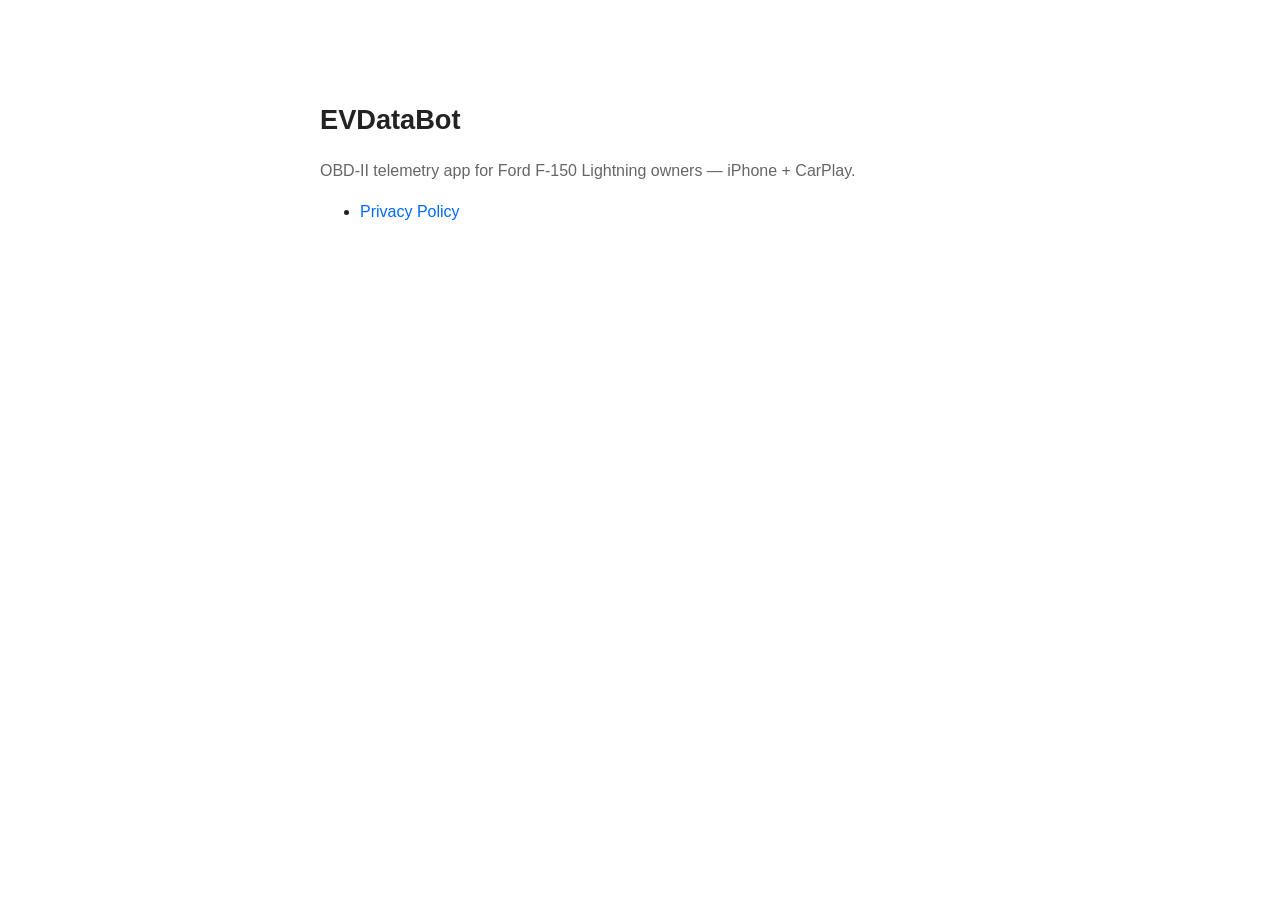
<file: index.html>
<!DOCTYPE html>
<html lang="en">
<head>
<meta charset="UTF-8">
<meta name="viewport" content="width=device-width, initial-scale=1.0">
<title>EVDataBot</title>
<style>
body { font-family: -apple-system, BlinkMacSystemFont, "Segoe UI", Roboto, sans-serif; max-width: 640px; margin: 60px auto; padding: 20px; color: #222; line-height: 1.6; }
h1 { font-size: 1.7em; margin-bottom: 0.2em; }
.muted { color: #666; }
a { color: #006aff; text-decoration: none; }
a:hover { text-decoration: underline; }
</style>
</head>
<body>
<h1>EVDataBot</h1>
<p class="muted">OBD-II telemetry app for Ford F-150 Lightning owners — iPhone + CarPlay.</p>
<ul>
<li><a href="privacy/">Privacy Policy</a></li>
</ul>
</body>
</html>
</file>
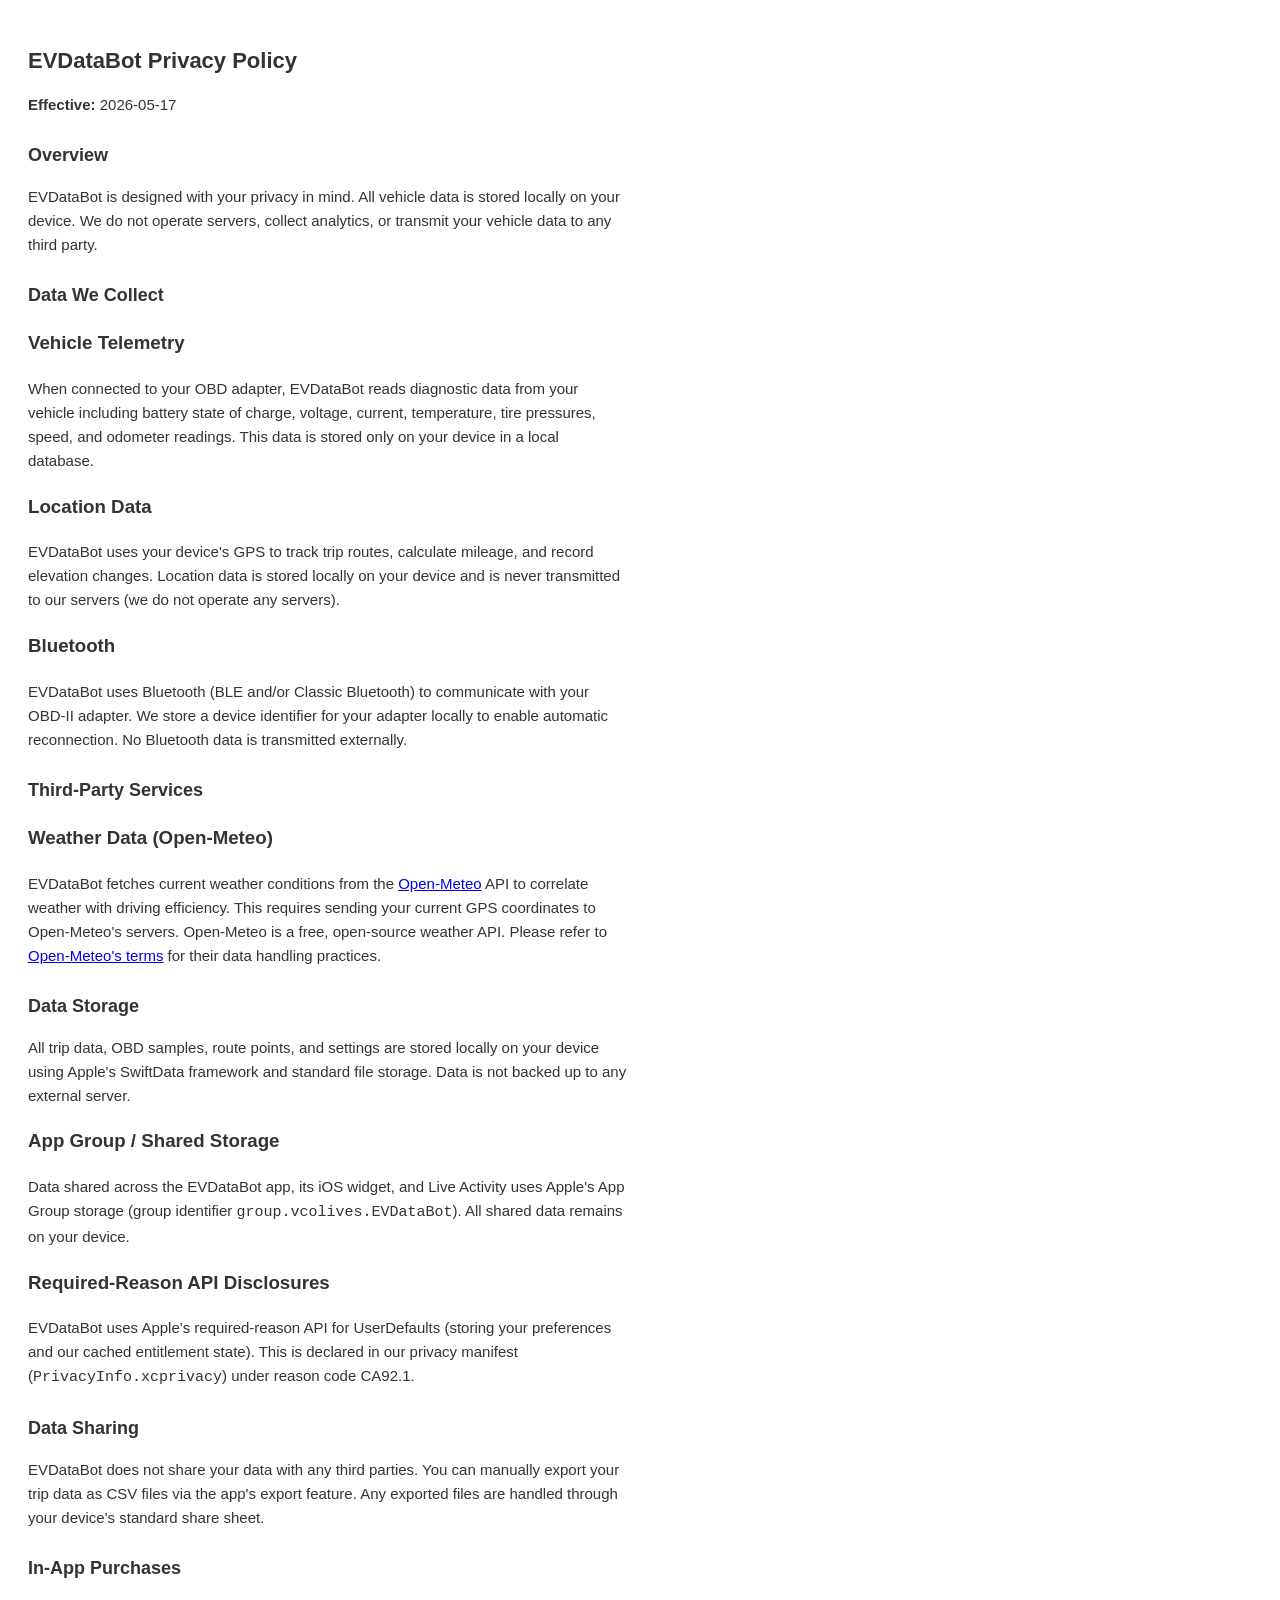
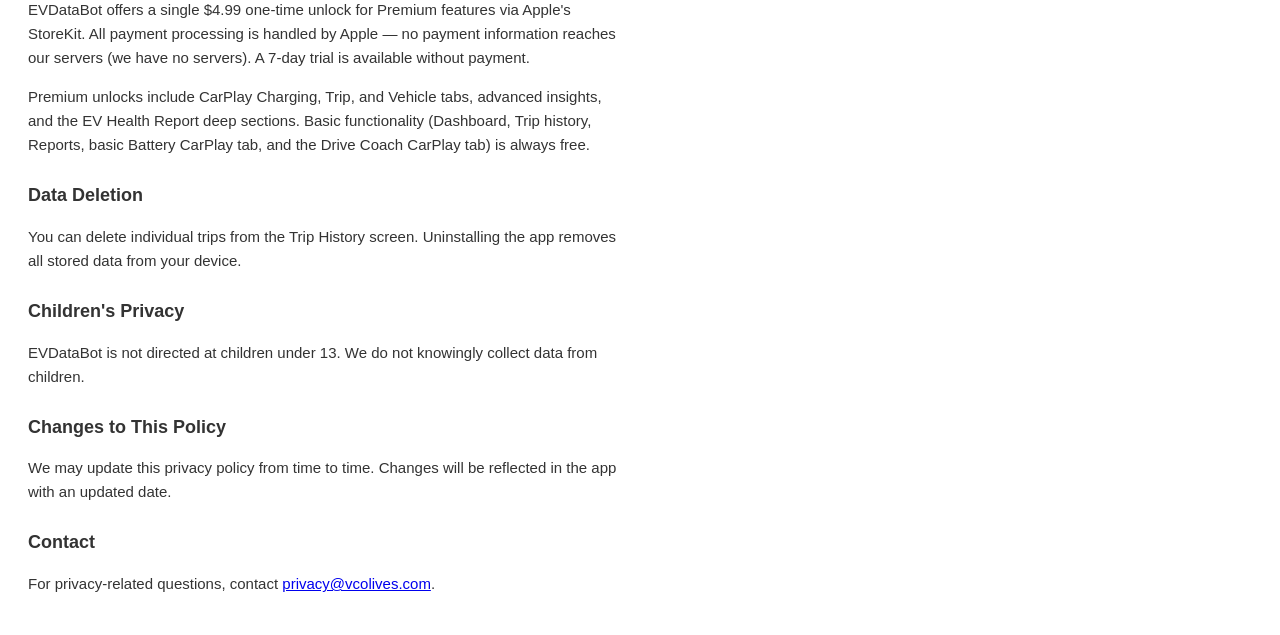
<file: privacy/index.html>
<!DOCTYPE html>
<html lang="en">
<head>
<meta charset="UTF-8">
<meta name="viewport" content="width=device-width, initial-scale=1.0">
<title>EVDataBot Privacy Policy</title>
<style>
  body { font-family: -apple-system, sans-serif; padding: 20px; line-height: 1.6; color: #333; max-width: 600px; }
  h1 { font-size: 22px; }
  h2 { font-size: 18px; margin-top: 24px; }
  p, li { font-size: 15px; }
  .updated { color: #888; font-size: 13px; }
</style>
</head>
<body>

<h1>EVDataBot Privacy Policy</h1>
<p><strong>Effective:</strong> 2026-05-17</p>

<h2>Overview</h2>
<p>EVDataBot is designed with your privacy in mind. All vehicle data is stored locally on your device. We do not operate servers, collect analytics, or transmit your vehicle data to any third party.</p>

<h2>Data We Collect</h2>

<h3>Vehicle Telemetry</h3>
<p>When connected to your OBD adapter, EVDataBot reads diagnostic data from your vehicle including battery state of charge, voltage, current, temperature, tire pressures, speed, and odometer readings. This data is stored only on your device in a local database.</p>

<h3>Location Data</h3>
<p>EVDataBot uses your device's GPS to track trip routes, calculate mileage, and record elevation changes. Location data is stored locally on your device and is never transmitted to our servers (we do not operate any servers).</p>

<h3>Bluetooth</h3>
<p>EVDataBot uses Bluetooth (BLE and/or Classic Bluetooth) to communicate with your OBD-II adapter. We store a device identifier for your adapter locally to enable automatic reconnection. No Bluetooth data is transmitted externally.</p>

<h2>Third-Party Services</h2>

<h3>Weather Data (Open-Meteo)</h3>
<p>EVDataBot fetches current weather conditions from the <a href="https://open-meteo.com/">Open-Meteo</a> API to correlate weather with driving efficiency. This requires sending your current GPS coordinates to Open-Meteo's servers. Open-Meteo is a free, open-source weather API. Please refer to <a href="https://open-meteo.com/en/terms">Open-Meteo's terms</a> for their data handling practices.</p>

<h2>Data Storage</h2>
<p>All trip data, OBD samples, route points, and settings are stored locally on your device using Apple's SwiftData framework and standard file storage. Data is not backed up to any external server.</p>

<h3>App Group / Shared Storage</h3>
<p>Data shared across the EVDataBot app, its iOS widget, and Live Activity uses Apple's App Group storage (group identifier <code>group.vcolives.EVDataBot</code>). All shared data remains on your device.</p>

<h3>Required-Reason API Disclosures</h3>
<p>EVDataBot uses Apple's required-reason API for UserDefaults (storing your preferences and our cached entitlement state). This is declared in our privacy manifest (<code>PrivacyInfo.xcprivacy</code>) under reason code CA92.1.</p>

<h2>Data Sharing</h2>
<p>EVDataBot does not share your data with any third parties. You can manually export your trip data as CSV files via the app's export feature. Any exported files are handled through your device's standard share sheet.</p>

<h2>In-App Purchases</h2>
<p>EVDataBot offers a single $4.99 one-time unlock for Premium features via Apple's StoreKit. All payment processing is handled by Apple — no payment information reaches our servers (we have no servers). A 7-day trial is available without payment.</p>
<p>Premium unlocks include CarPlay Charging, Trip, and Vehicle tabs, advanced insights, and the EV Health Report deep sections. Basic functionality (Dashboard, Trip history, Reports, basic Battery CarPlay tab, and the Drive Coach CarPlay tab) is always free.</p>

<h2>Data Deletion</h2>
<p>You can delete individual trips from the Trip History screen. Uninstalling the app removes all stored data from your device.</p>

<h2>Children's Privacy</h2>
<p>EVDataBot is not directed at children under 13. We do not knowingly collect data from children.</p>

<h2>Changes to This Policy</h2>
<p>We may update this privacy policy from time to time. Changes will be reflected in the app with an updated date.</p>

<h2>Contact</h2>
<p>For privacy-related questions, contact <a href="mailto:privacy@vcolives.com">privacy@vcolives.com</a>.</p>

</body>
</html>
</file>
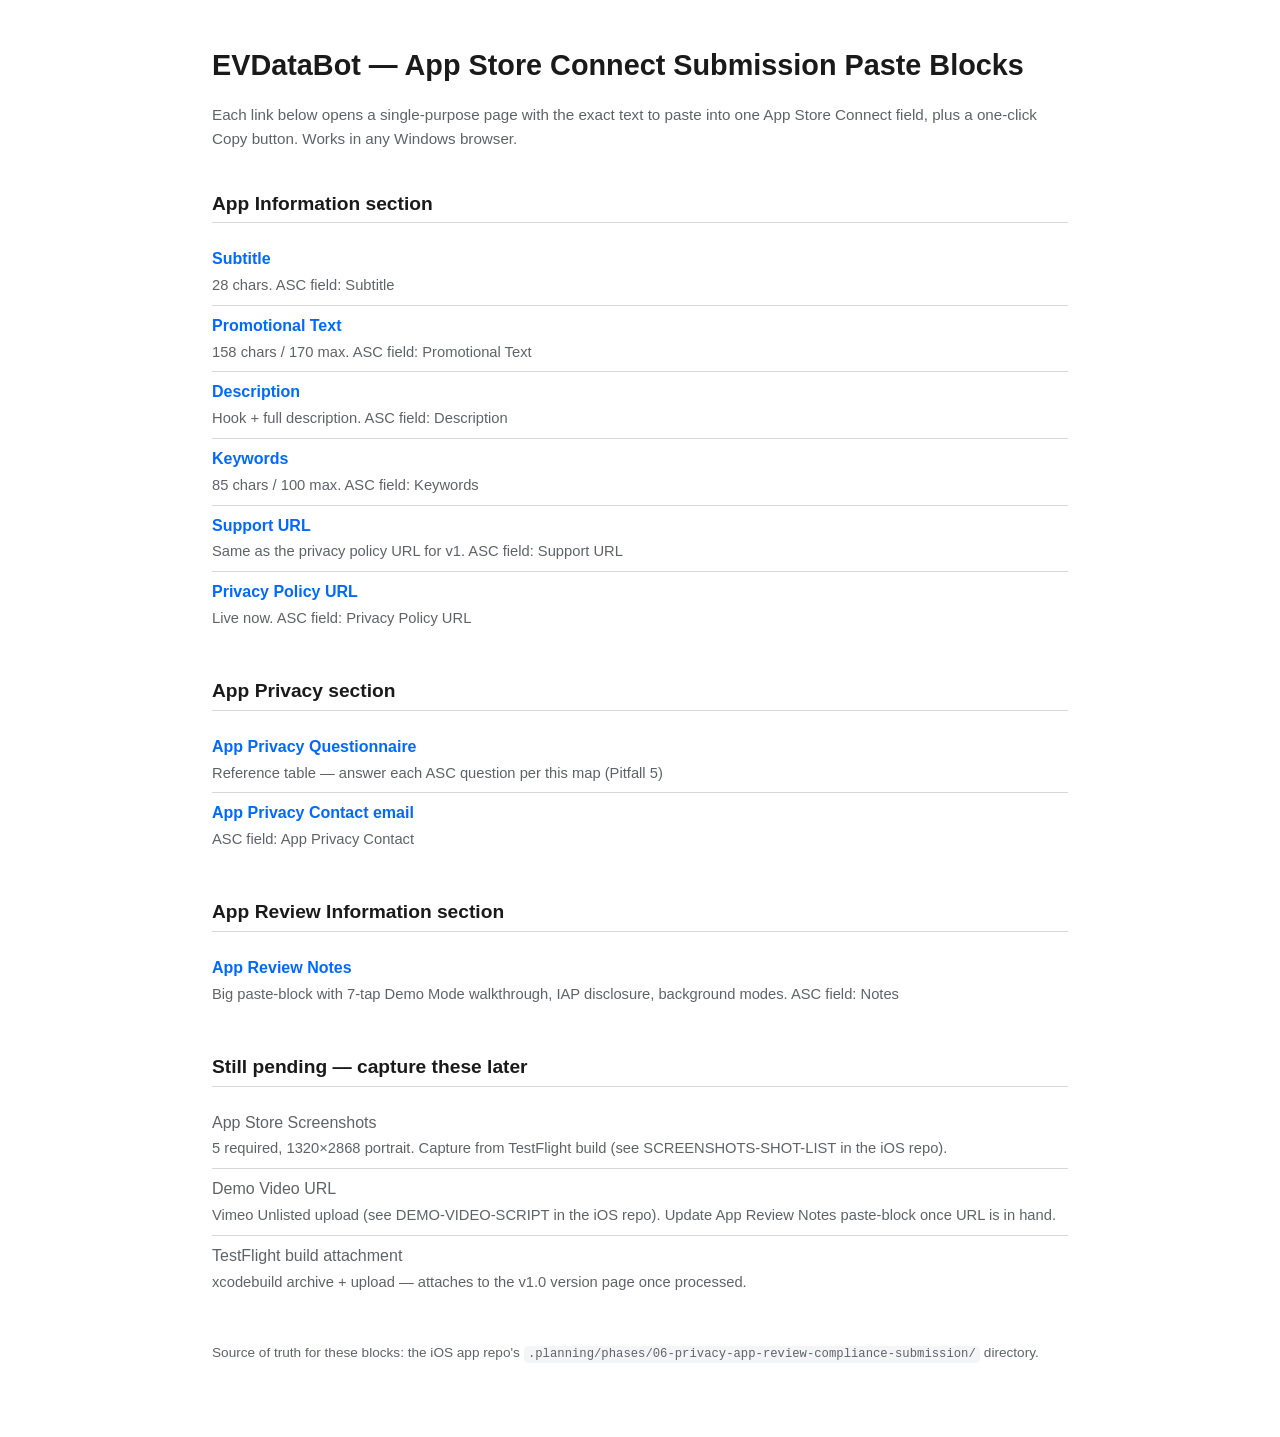
<file: submission/index.html>
<!DOCTYPE html>
<html lang="en">
<head>
<meta charset="UTF-8">
<meta name="viewport" content="width=device-width, initial-scale=1.0">
<title>EVDataBot — ASC Paste Blocks</title>
<link rel="stylesheet" href="_copyblock.css">
</head>
<body>

<h1>EVDataBot — App Store Connect Submission Paste Blocks</h1>
<p class="note">Each link below opens a single-purpose page with the exact text to paste into one App Store Connect field, plus a one-click Copy button. Works in any Windows browser.</p>

<h2>App Information section</h2>
<ul class="checklist">
  <li><a href="subtitle.html">Subtitle</a><span class="desc">28 chars. ASC field: Subtitle</span></li>
  <li><a href="promotional-text.html">Promotional Text</a><span class="desc">158 chars / 170 max. ASC field: Promotional Text</span></li>
  <li><a href="description.html">Description</a><span class="desc">Hook + full description. ASC field: Description</span></li>
  <li><a href="keywords.html">Keywords</a><span class="desc">85 chars / 100 max. ASC field: Keywords</span></li>
  <li><a href="support-url.html">Support URL</a><span class="desc">Same as the privacy policy URL for v1. ASC field: Support URL</span></li>
  <li><a href="privacy-policy-url.html">Privacy Policy URL</a><span class="desc">Live now. ASC field: Privacy Policy URL</span></li>
</ul>

<h2>App Privacy section</h2>
<ul class="checklist">
  <li><a href="app-privacy-questionnaire.html">App Privacy Questionnaire</a><span class="desc">Reference table — answer each ASC question per this map (Pitfall 5)</span></li>
  <li><a href="app-privacy-contact.html">App Privacy Contact email</a><span class="desc">ASC field: App Privacy Contact</span></li>
</ul>

<h2>App Review Information section</h2>
<ul class="checklist">
  <li><a href="app-review-notes.html">App Review Notes</a><span class="desc">Big paste-block with 7-tap Demo Mode walkthrough, IAP disclosure, background modes. ASC field: Notes</span></li>
</ul>

<h2>Still pending — capture these later</h2>
<ul class="checklist">
  <li><span style="color: var(--muted);">App Store Screenshots</span><span class="desc">5 required, 1320×2868 portrait. Capture from TestFlight build (see SCREENSHOTS-SHOT-LIST in the iOS repo).</span></li>
  <li><span style="color: var(--muted);">Demo Video URL</span><span class="desc">Vimeo Unlisted upload (see DEMO-VIDEO-SCRIPT in the iOS repo). Update App Review Notes paste-block once URL is in hand.</span></li>
  <li><span style="color: var(--muted);">TestFlight build attachment</span><span class="desc">xcodebuild archive + upload — attaches to the v1.0 version page once processed.</span></li>
</ul>

<p class="meta" style="margin-top: 3em;">
Source of truth for these blocks: the iOS app repo's <code>.planning/phases/06-privacy-app-review-compliance-submission/</code> directory.
</p>

</body>
</html>
</file>
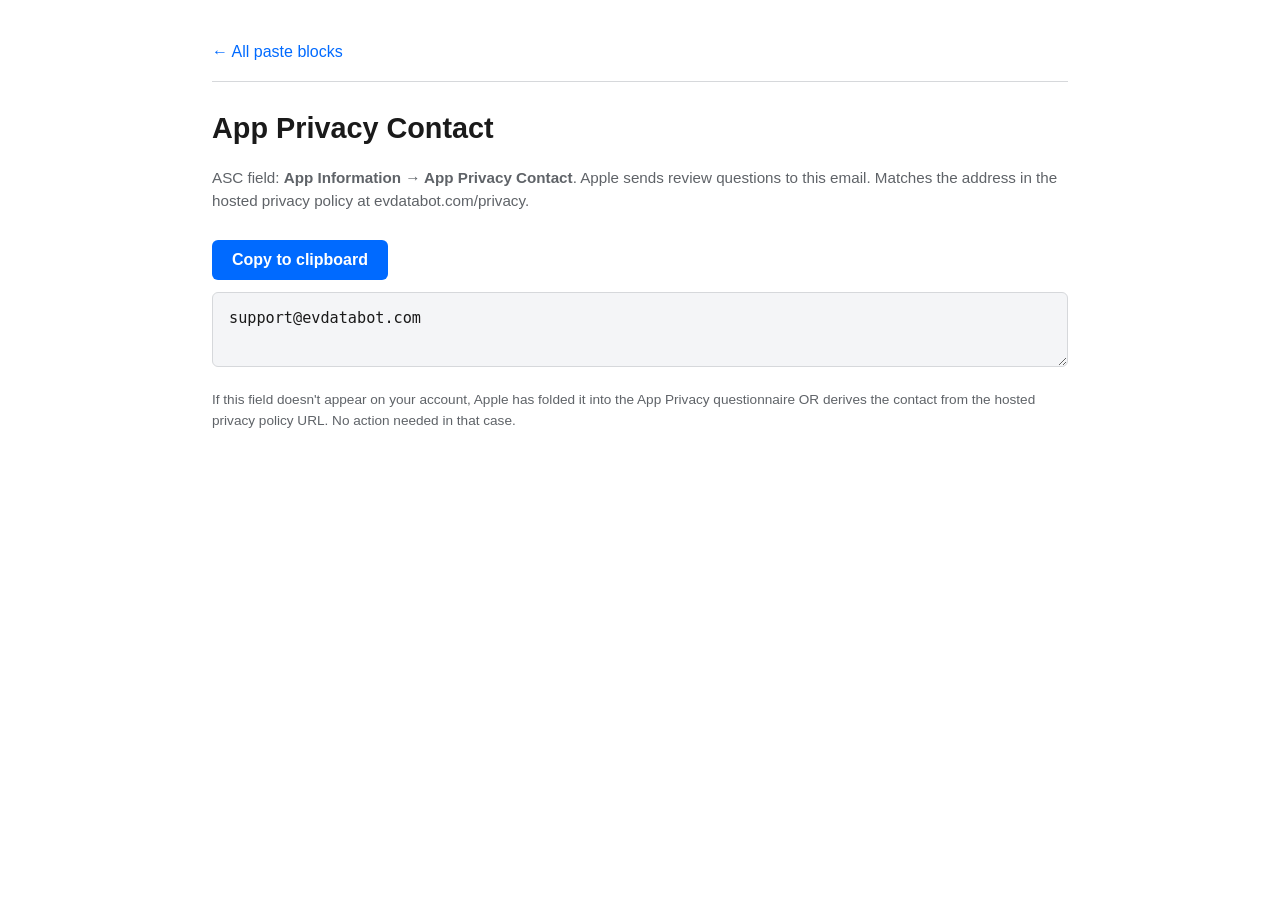
<file: submission/app-privacy-contact.html>
<!DOCTYPE html>
<html lang="en">
<head>
<meta charset="UTF-8">
<meta name="viewport" content="width=device-width, initial-scale=1.0">
<title>App Privacy Contact — ASC Paste</title>
<link rel="stylesheet" href="_copyblock.css">
<script defer src="_copy.js"></script>
</head>
<body>
<div class="nav"><a href="index.html">← All paste blocks</a></div>
<h1>App Privacy Contact</h1>
<p class="note">ASC field: <strong>App Information → App Privacy Contact</strong>. Apple sends review questions to this email. Matches the address in the hosted privacy policy at evdatabot.com/privacy.</p>

<button class="copy" data-target="block" onclick="copyBlock(this)">Copy to clipboard</button>
<textarea id="block" class="short" readonly>support@evdatabot.com</textarea>

<p class="meta">If this field doesn't appear on your account, Apple has folded it into the App Privacy questionnaire OR derives the contact from the hosted privacy policy URL. No action needed in that case.</p>
</body>
</html>
</file>
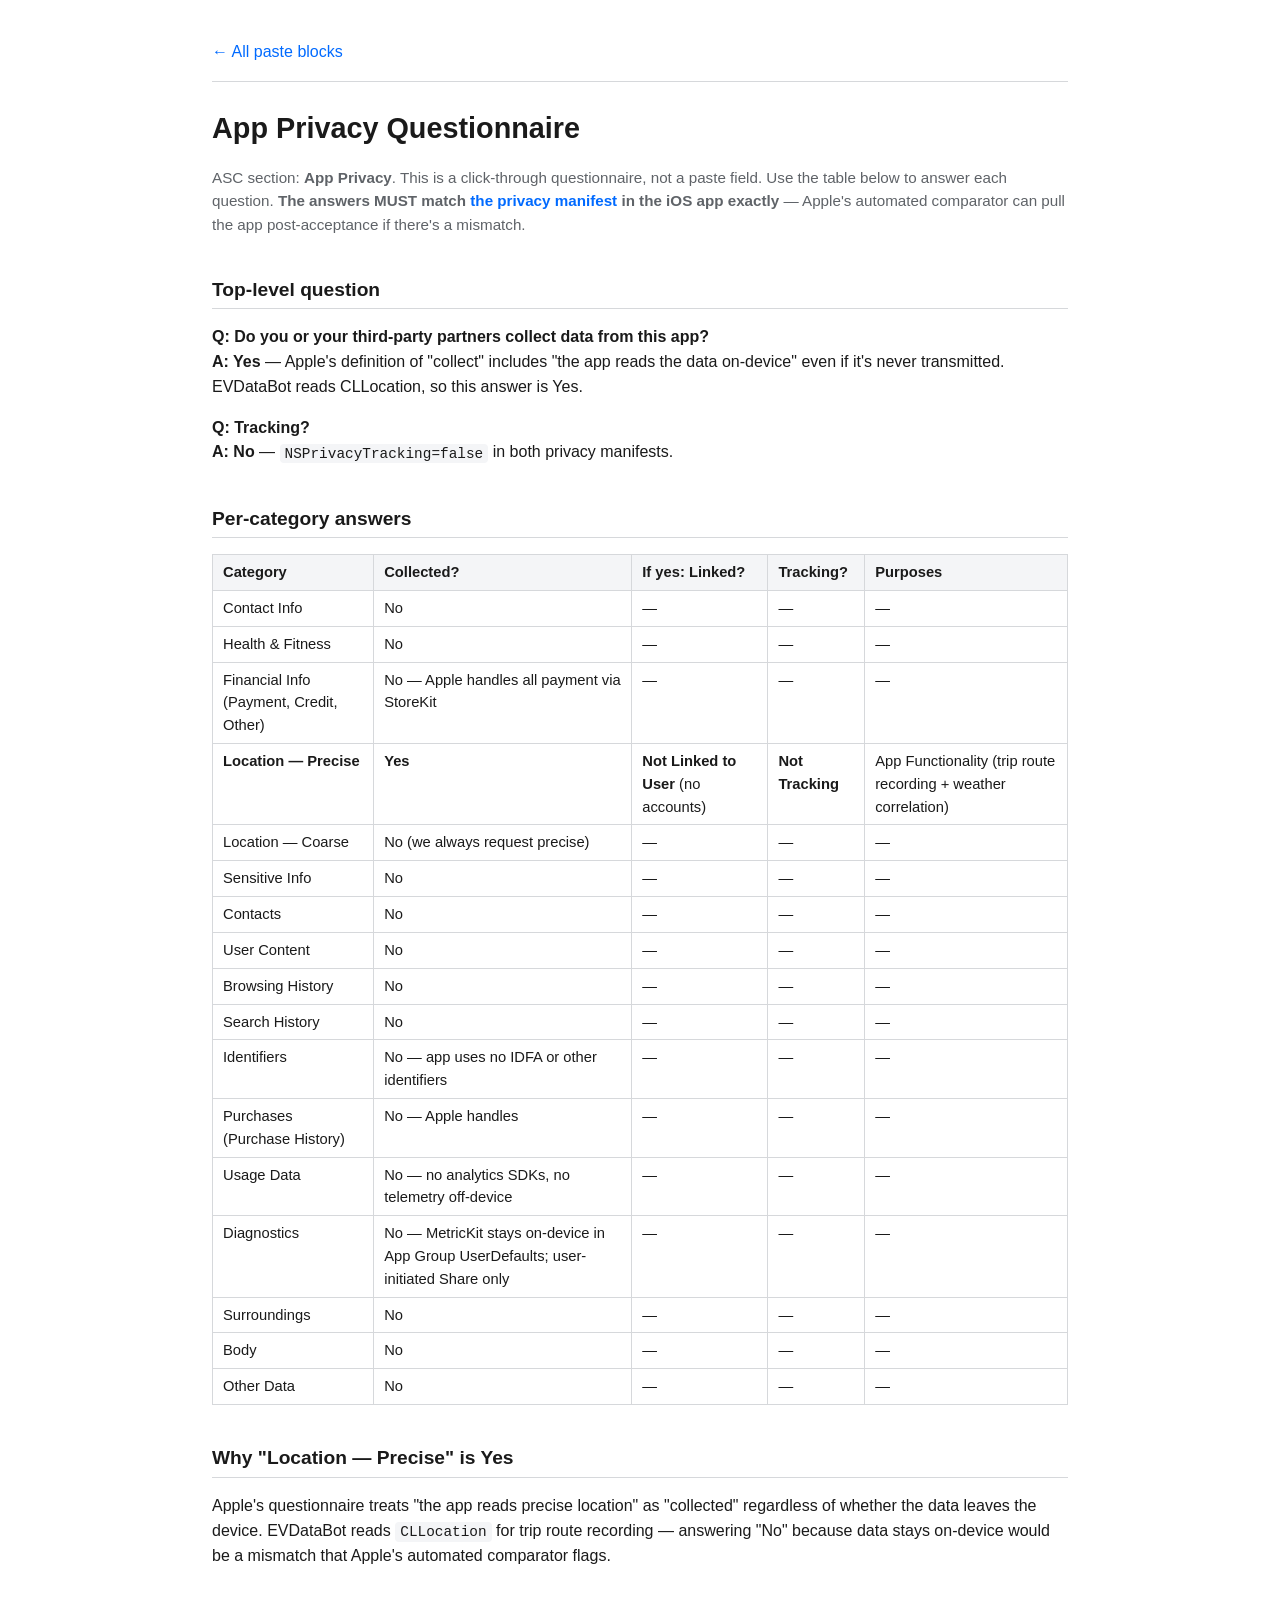
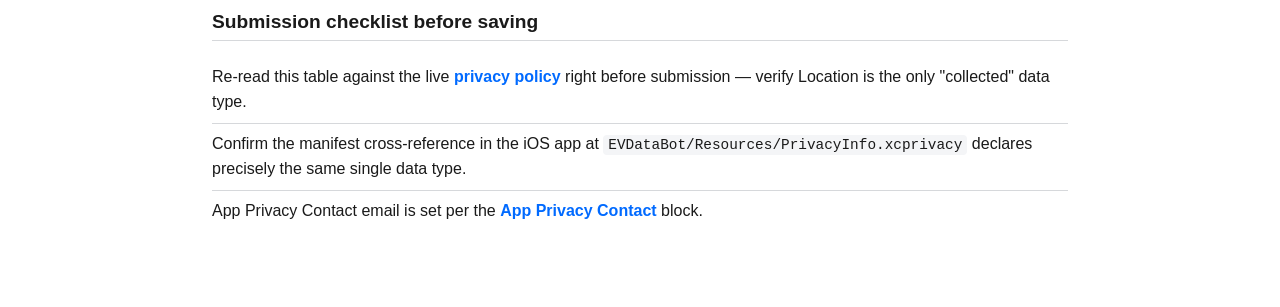
<file: submission/app-privacy-questionnaire.html>
<!DOCTYPE html>
<html lang="en">
<head>
<meta charset="UTF-8">
<meta name="viewport" content="width=device-width, initial-scale=1.0">
<title>App Privacy Questionnaire — Reference</title>
<link rel="stylesheet" href="_copyblock.css">
</head>
<body>
<div class="nav"><a href="index.html">← All paste blocks</a></div>
<h1>App Privacy Questionnaire</h1>
<p class="note">ASC section: <strong>App Privacy</strong>. This is a click-through questionnaire, not a paste field. Use the table below to answer each question. <strong>The answers MUST match <a href="https://evdatabot.com/privacy">the privacy manifest</a> in the iOS app exactly</strong> — Apple's automated comparator can pull the app post-acceptance if there's a mismatch.</p>

<h2>Top-level question</h2>
<p><strong>Q: Do you or your third-party partners collect data from this app?</strong><br>
<strong>A: Yes</strong> — Apple's definition of "collect" includes "the app reads the data on-device" even if it's never transmitted. EVDataBot reads CLLocation, so this answer is Yes.</p>

<p><strong>Q: Tracking?</strong><br>
<strong>A: No</strong> — <code>NSPrivacyTracking=false</code> in both privacy manifests.</p>

<h2>Per-category answers</h2>
<table>
<thead>
<tr><th>Category</th><th>Collected?</th><th>If yes: Linked?</th><th>Tracking?</th><th>Purposes</th></tr>
</thead>
<tbody>
<tr><td>Contact Info</td><td>No</td><td>—</td><td>—</td><td>—</td></tr>
<tr><td>Health &amp; Fitness</td><td>No</td><td>—</td><td>—</td><td>—</td></tr>
<tr><td>Financial Info (Payment, Credit, Other)</td><td>No — Apple handles all payment via StoreKit</td><td>—</td><td>—</td><td>—</td></tr>
<tr><td><strong>Location — Precise</strong></td><td><strong>Yes</strong></td><td><strong>Not Linked to User</strong> (no accounts)</td><td><strong>Not Tracking</strong></td><td>App Functionality (trip route recording + weather correlation)</td></tr>
<tr><td>Location — Coarse</td><td>No (we always request precise)</td><td>—</td><td>—</td><td>—</td></tr>
<tr><td>Sensitive Info</td><td>No</td><td>—</td><td>—</td><td>—</td></tr>
<tr><td>Contacts</td><td>No</td><td>—</td><td>—</td><td>—</td></tr>
<tr><td>User Content</td><td>No</td><td>—</td><td>—</td><td>—</td></tr>
<tr><td>Browsing History</td><td>No</td><td>—</td><td>—</td><td>—</td></tr>
<tr><td>Search History</td><td>No</td><td>—</td><td>—</td><td>—</td></tr>
<tr><td>Identifiers</td><td>No — app uses no IDFA or other identifiers</td><td>—</td><td>—</td><td>—</td></tr>
<tr><td>Purchases (Purchase History)</td><td>No — Apple handles</td><td>—</td><td>—</td><td>—</td></tr>
<tr><td>Usage Data</td><td>No — no analytics SDKs, no telemetry off-device</td><td>—</td><td>—</td><td>—</td></tr>
<tr><td>Diagnostics</td><td>No — MetricKit stays on-device in App Group UserDefaults; user-initiated Share only</td><td>—</td><td>—</td><td>—</td></tr>
<tr><td>Surroundings</td><td>No</td><td>—</td><td>—</td><td>—</td></tr>
<tr><td>Body</td><td>No</td><td>—</td><td>—</td><td>—</td></tr>
<tr><td>Other Data</td><td>No</td><td>—</td><td>—</td><td>—</td></tr>
</tbody>
</table>

<h2>Why "Location — Precise" is Yes</h2>
<p>Apple's questionnaire treats "the app reads precise location" as "collected" regardless of whether the data leaves the device. EVDataBot reads <code>CLLocation</code> for trip route recording — answering "No" because data stays on-device would be a mismatch that Apple's automated comparator flags.</p>

<h2>Submission checklist before saving</h2>
<ul class="checklist">
  <li>Re-read this table against the live <a href="https://evdatabot.com/privacy">privacy policy</a> right before submission — verify Location is the only "collected" data type.</li>
  <li>Confirm the manifest cross-reference in the iOS app at <code>EVDataBot/Resources/PrivacyInfo.xcprivacy</code> declares precisely the same single data type.</li>
  <li>App Privacy Contact email is set per the <a href="app-privacy-contact.html">App Privacy Contact</a> block.</li>
</ul>

</body>
</html>
</file>
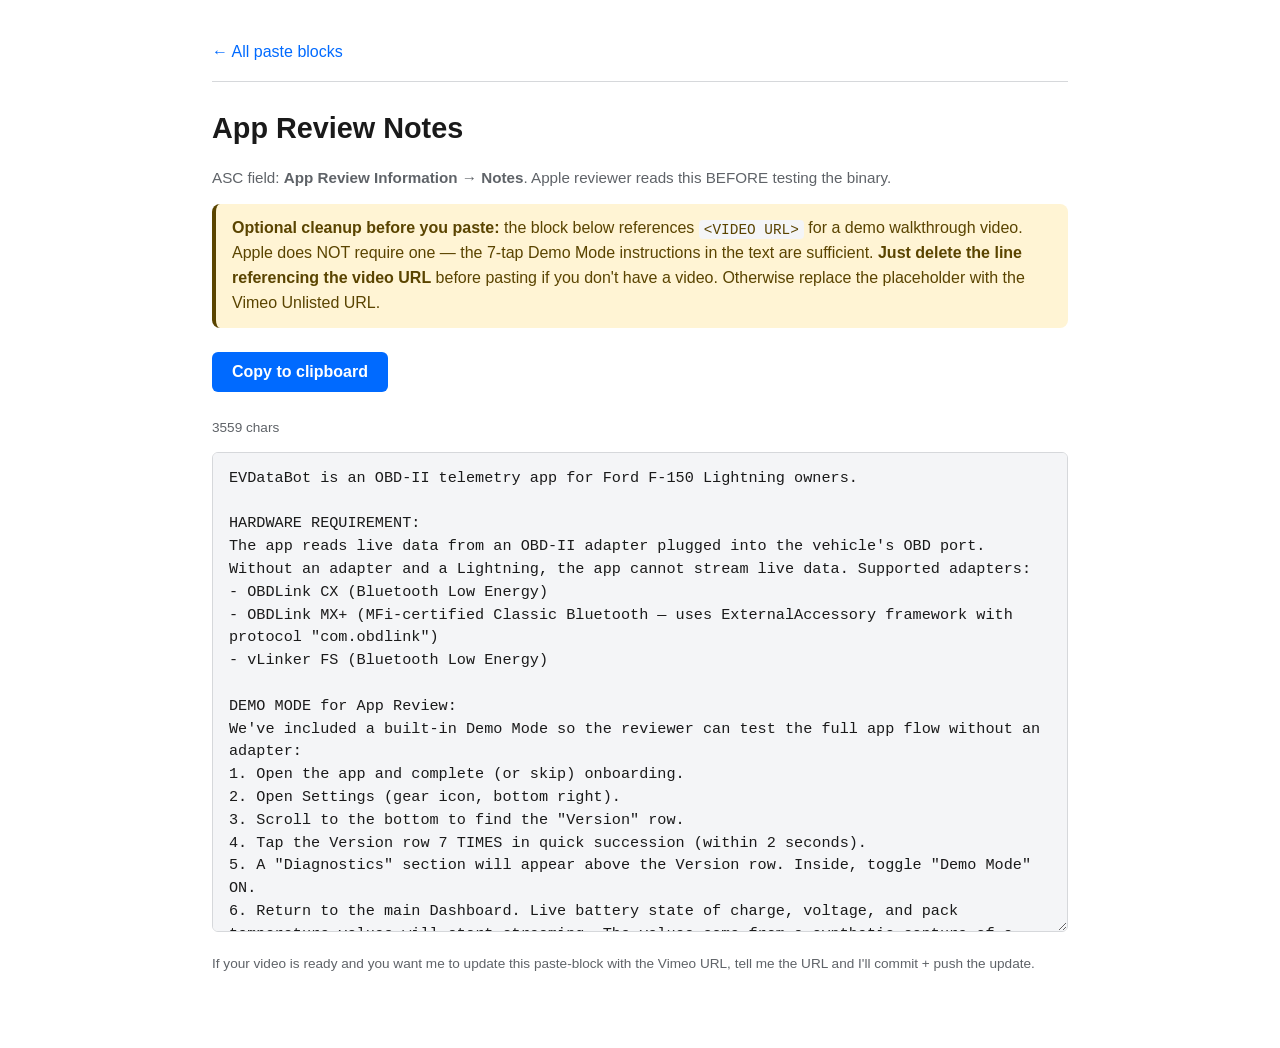
<file: submission/app-review-notes.html>
<!DOCTYPE html>
<html lang="en">
<head>
<meta charset="UTF-8">
<meta name="viewport" content="width=device-width, initial-scale=1.0">
<title>App Review Notes — ASC Paste</title>
<link rel="stylesheet" href="_copyblock.css">
<script defer src="_copy.js"></script>
</head>
<body>
<div class="nav"><a href="index.html">← All paste blocks</a></div>
<h1>App Review Notes</h1>
<p class="note">ASC field: <strong>App Review Information → Notes</strong>. Apple reviewer reads this BEFORE testing the binary.</p>

<div class="warn">
<strong>Optional cleanup before you paste:</strong> the block below references <code>&lt;VIDEO URL&gt;</code> for a demo walkthrough video. Apple does NOT require one — the 7-tap Demo Mode instructions in the text are sufficient. <strong>Just delete the line referencing the video URL</strong> before pasting if you don't have a video. Otherwise replace the placeholder with the Vimeo Unlisted URL.
</div>

<button class="copy" data-target="block" onclick="copyBlock(this)">Copy to clipboard</button>
<p class="char-count" data-char-count="block"></p>
<textarea id="block" class="tall" readonly>EVDataBot is an OBD-II telemetry app for Ford F-150 Lightning owners.

HARDWARE REQUIREMENT:
The app reads live data from an OBD-II adapter plugged into the vehicle's OBD port. Without an adapter and a Lightning, the app cannot stream live data. Supported adapters:
- OBDLink CX (Bluetooth Low Energy)
- OBDLink MX+ (MFi-certified Classic Bluetooth — uses ExternalAccessory framework with protocol "com.obdlink")
- vLinker FS (Bluetooth Low Energy)

DEMO MODE for App Review:
We've included a built-in Demo Mode so the reviewer can test the full app flow without an adapter:
1. Open the app and complete (or skip) onboarding.
2. Open Settings (gear icon, bottom right).
3. Scroll to the bottom to find the "Version" row.
4. Tap the Version row 7 TIMES in quick succession (within 2 seconds).
5. A "Diagnostics" section will appear above the Version row. Inside, toggle "Demo Mode" ON.
6. Return to the main Dashboard. Live battery state of charge, voltage, and pack temperature values will start streaming. The values come from a synthetic capture of a real Lightning trip; an orange "DEMO MODE" banner at the top of the screen makes this clear.
7. CarPlay tabs also populate from the same synthetic stream. To exercise CarPlay during review:
   - In Xcode Simulator: I/O → External Displays → CarPlay (opens a CarPlay simulator window)
   - In the CarPlay window, tap EVDataBot
   - Drive Coach + Battery tabs are free; Charging, Trip, and Vehicle tabs show an "Unlock Premium for $4.99" row when premium is inactive
   - A "DEMO MODE — synthetic data" row appears as the first item on the Battery CarPlay tab when Demo Mode is on

PRIVACY:
EVDataBot is local-only — no accounts, no cloud sync, no analytics SDKs. All trip data and OBD samples stay on the device. The only network call is to Open-Meteo (open-meteo.com) for weather correlation. Privacy Policy: https://evdatabot.com/privacy/

BACKGROUND MODES:
- bluetooth-central: declared for foreground BLE communication with the OBD-II adapter (OBDLink CX or vLinker FS) during a trip. Per TN3115, iOS 26 only relaunches AccessorySetupKit-paired Bluetooth peripherals; this app does not use AccessorySetupKit and does not rely on system-initiated background relaunch. Reconnection is initiated by the user foregrounding the app.
- external-accessory: required for MFi communication with the OBDLink MX+ Classic-Bluetooth adapter via the ExternalAccessory framework. Declared protocol: com.obdlink. Communication is gated on user-visible foreground trip state.
- location: required to record trip routes on a map and correlate weather conditions with driving efficiency. Trip routes are stored locally on device and are never transmitted off device.

IN-APP PURCHASE:
Single non-consumable IAP at $4.99 USD: "EVDataBot Premium (Lifetime)" — Product ID com.vcolives.evdatabot.premium.lifetime — unlocks CarPlay Charging/Trip/Vehicle tabs, advanced insights, and EV Health Report deep sections. A 7-day trial is also available (UserDefaults-based clock, NOT a StoreKit intro offer). Restore Purchases is visible on both the Paywall and the Settings → Subscription section.

PERMISSIONS REQUESTED:
- Bluetooth: required to connect to the OBD adapter. The permission prompt copy explicitly names the supported adapters and the Lightning vehicle.
- Location (When In Use): required to record trip routes on a map. Data stays on-device.
- Location (Always, optional): only requested if the user enables Auto-Trip Detection in Settings.

If you have questions during review, please contact support@evdatabot.com.</textarea>

<p class="meta">If your video is ready and you want me to update this paste-block with the Vimeo URL, tell me the URL and I'll commit + push the update.</p>

</body>
</html>
</file>
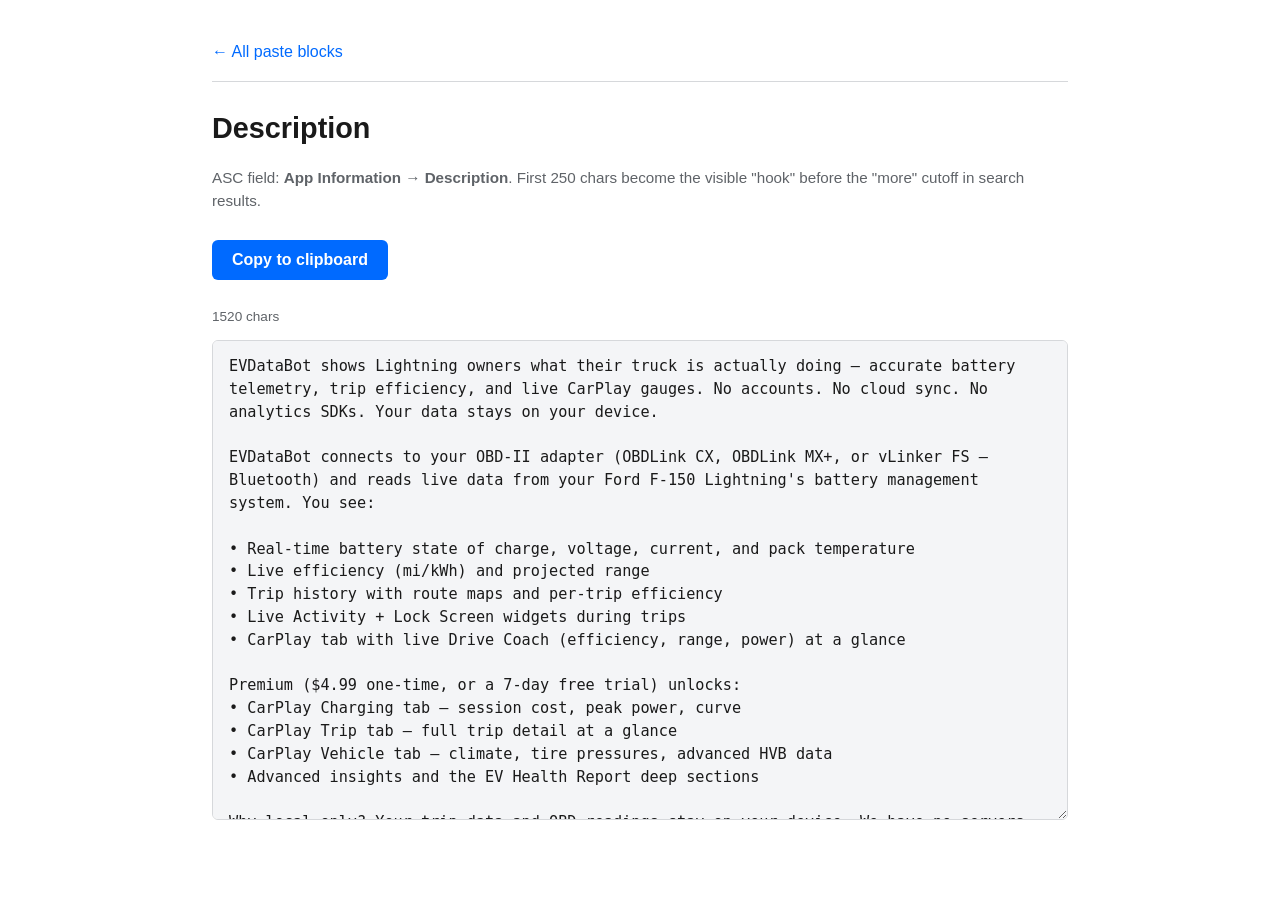
<file: submission/description.html>
<!DOCTYPE html>
<html lang="en">
<head>
<meta charset="UTF-8">
<meta name="viewport" content="width=device-width, initial-scale=1.0">
<title>Description — ASC Paste</title>
<link rel="stylesheet" href="_copyblock.css">
<script defer src="_copy.js"></script>
</head>
<body>
<div class="nav"><a href="index.html">← All paste blocks</a></div>
<h1>Description</h1>
<p class="note">ASC field: <strong>App Information → Description</strong>. First 250 chars become the visible "hook" before the "more" cutoff in search results.</p>
<button class="copy" data-target="block" onclick="copyBlock(this)">Copy to clipboard</button>
<p class="char-count" data-char-count="block"></p>
<textarea id="block" class="tall" readonly>EVDataBot shows Lightning owners what their truck is actually doing — accurate battery telemetry, trip efficiency, and live CarPlay gauges. No accounts. No cloud sync. No analytics SDKs. Your data stays on your device.

EVDataBot connects to your OBD-II adapter (OBDLink CX, OBDLink MX+, or vLinker FS — Bluetooth) and reads live data from your Ford F-150 Lightning's battery management system. You see:

• Real-time battery state of charge, voltage, current, and pack temperature
• Live efficiency (mi/kWh) and projected range
• Trip history with route maps and per-trip efficiency
• Live Activity + Lock Screen widgets during trips
• CarPlay tab with live Drive Coach (efficiency, range, power) at a glance

Premium ($4.99 one-time, or a 7-day free trial) unlocks:
• CarPlay Charging tab — session cost, peak power, curve
• CarPlay Trip tab — full trip detail at a glance
• CarPlay Vehicle tab — climate, tire pressures, advanced HVB data
• Advanced insights and the EV Health Report deep sections

Why local-only? Your trip data and OBD readings stay on your device. We have no servers. We have no analytics SDKs. We don't know who you are or what you drive — and that's by design.

REQUIREMENTS:
• Ford F-150 Lightning (any model year, ER recommended)
• A supported OBD-II adapter:
  - OBDLink CX (Bluetooth Low Energy)
  - OBDLink MX+ (MFi-certified Classic Bluetooth)
  - vLinker FS (Bluetooth Low Energy)
• iOS 26.2 or later

Built by a Lightning owner who got tired of waiting for the data the truck already has.</textarea>
</body>
</html>
</file>
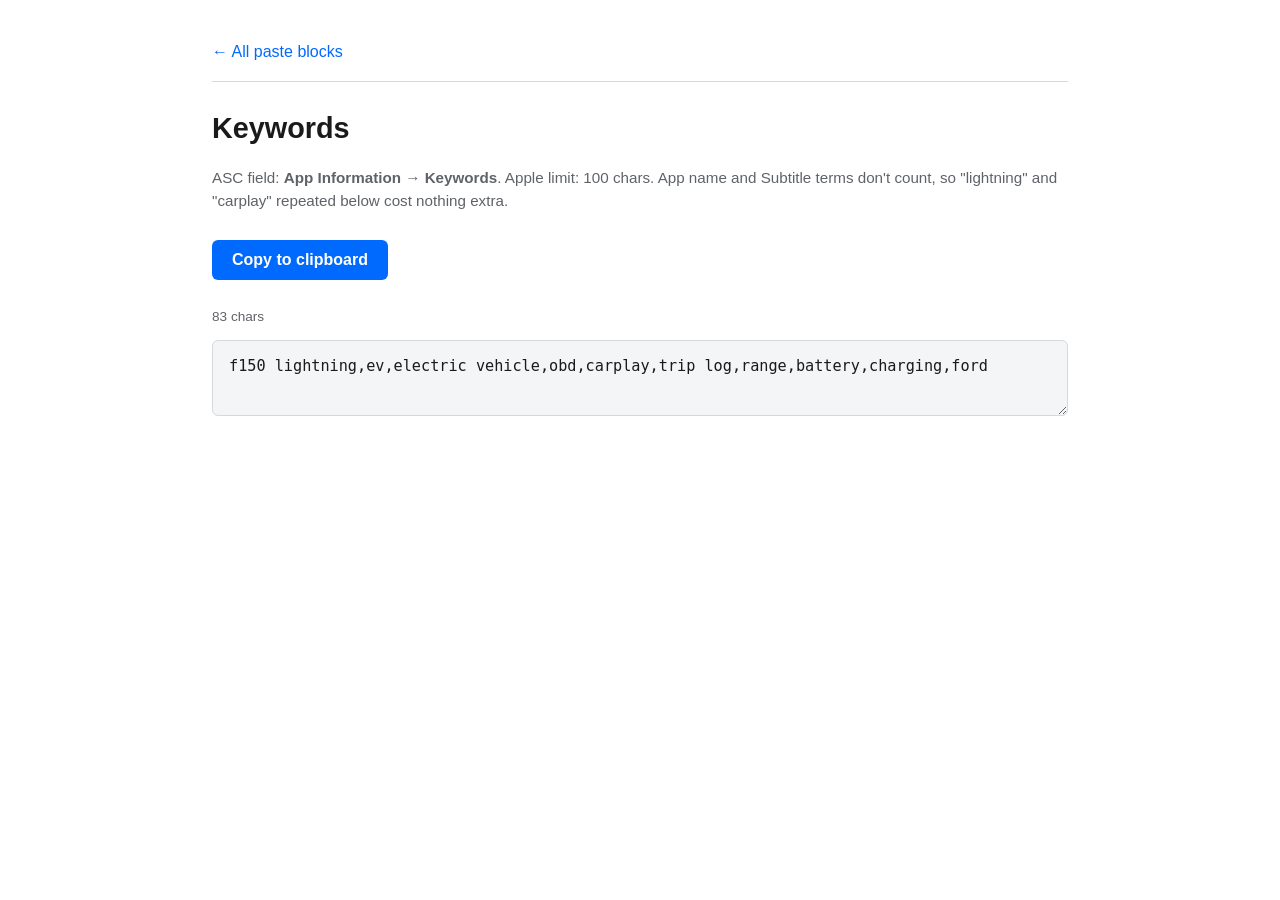
<file: submission/keywords.html>
<!DOCTYPE html>
<html lang="en">
<head>
<meta charset="UTF-8">
<meta name="viewport" content="width=device-width, initial-scale=1.0">
<title>Keywords — ASC Paste</title>
<link rel="stylesheet" href="_copyblock.css">
<script defer src="_copy.js"></script>
</head>
<body>
<div class="nav"><a href="index.html">← All paste blocks</a></div>
<h1>Keywords</h1>
<p class="note">ASC field: <strong>App Information → Keywords</strong>. Apple limit: 100 chars. App name and Subtitle terms don't count, so "lightning" and "carplay" repeated below cost nothing extra.</p>
<button class="copy" data-target="block" onclick="copyBlock(this)">Copy to clipboard</button>
<p class="char-count" data-char-count="block"></p>
<textarea id="block" class="short" readonly>f150 lightning,ev,electric vehicle,obd,carplay,trip log,range,battery,charging,ford</textarea>
</body>
</html>
</file>
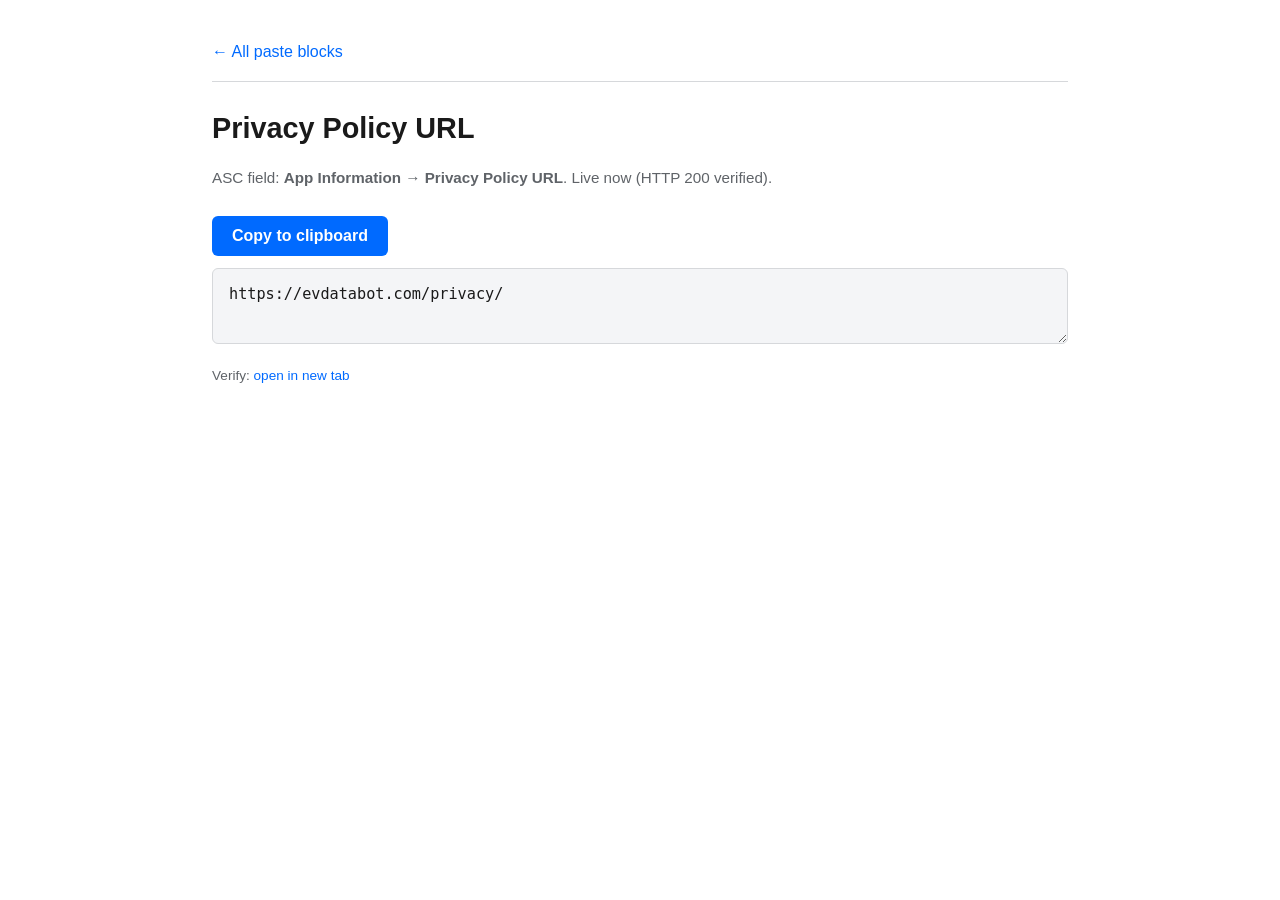
<file: submission/privacy-policy-url.html>
<!DOCTYPE html>
<html lang="en">
<head>
<meta charset="UTF-8">
<meta name="viewport" content="width=device-width, initial-scale=1.0">
<title>Privacy Policy URL — ASC Paste</title>
<link rel="stylesheet" href="_copyblock.css">
<script defer src="_copy.js"></script>
</head>
<body>
<div class="nav"><a href="index.html">← All paste blocks</a></div>
<h1>Privacy Policy URL</h1>
<p class="note">ASC field: <strong>App Information → Privacy Policy URL</strong>. Live now (HTTP 200 verified).</p>
<button class="copy" data-target="block" onclick="copyBlock(this)">Copy to clipboard</button>
<textarea id="block" class="short" readonly>https://evdatabot.com/privacy/</textarea>
<p class="meta">Verify: <a href="../privacy/" target="_blank">open in new tab</a></p>
</body>
</html>
</file>
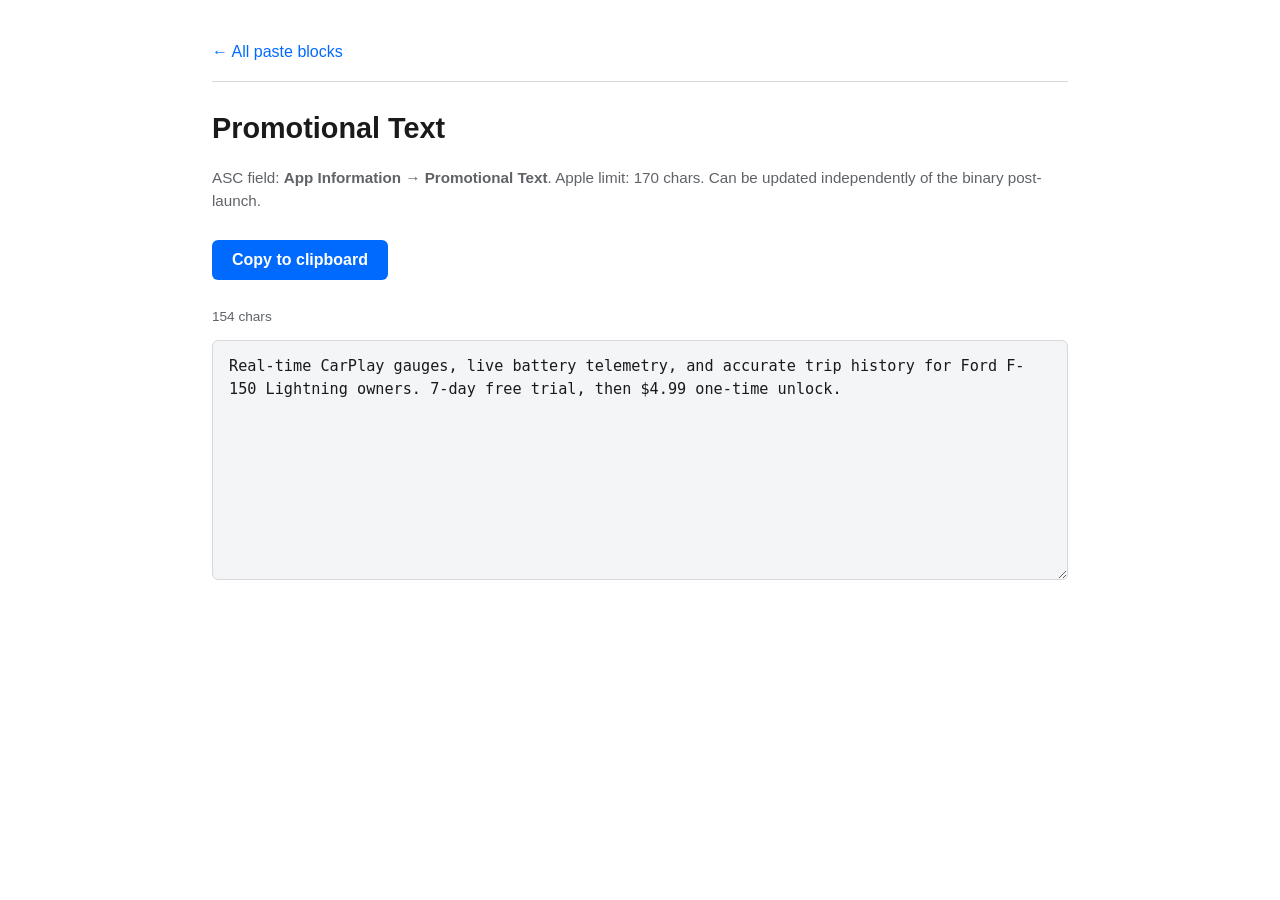
<file: submission/promotional-text.html>
<!DOCTYPE html>
<html lang="en">
<head>
<meta charset="UTF-8">
<meta name="viewport" content="width=device-width, initial-scale=1.0">
<title>Promotional Text — ASC Paste</title>
<link rel="stylesheet" href="_copyblock.css">
<script defer src="_copy.js"></script>
</head>
<body>
<div class="nav"><a href="index.html">← All paste blocks</a></div>
<h1>Promotional Text</h1>
<p class="note">ASC field: <strong>App Information → Promotional Text</strong>. Apple limit: 170 chars. Can be updated independently of the binary post-launch.</p>
<button class="copy" data-target="block" onclick="copyBlock(this)">Copy to clipboard</button>
<p class="char-count" data-char-count="block"></p>
<textarea id="block" readonly>Real-time CarPlay gauges, live battery telemetry, and accurate trip history for Ford F-150 Lightning owners. 7-day free trial, then $4.99 one-time unlock.</textarea>
</body>
</html>
</file>
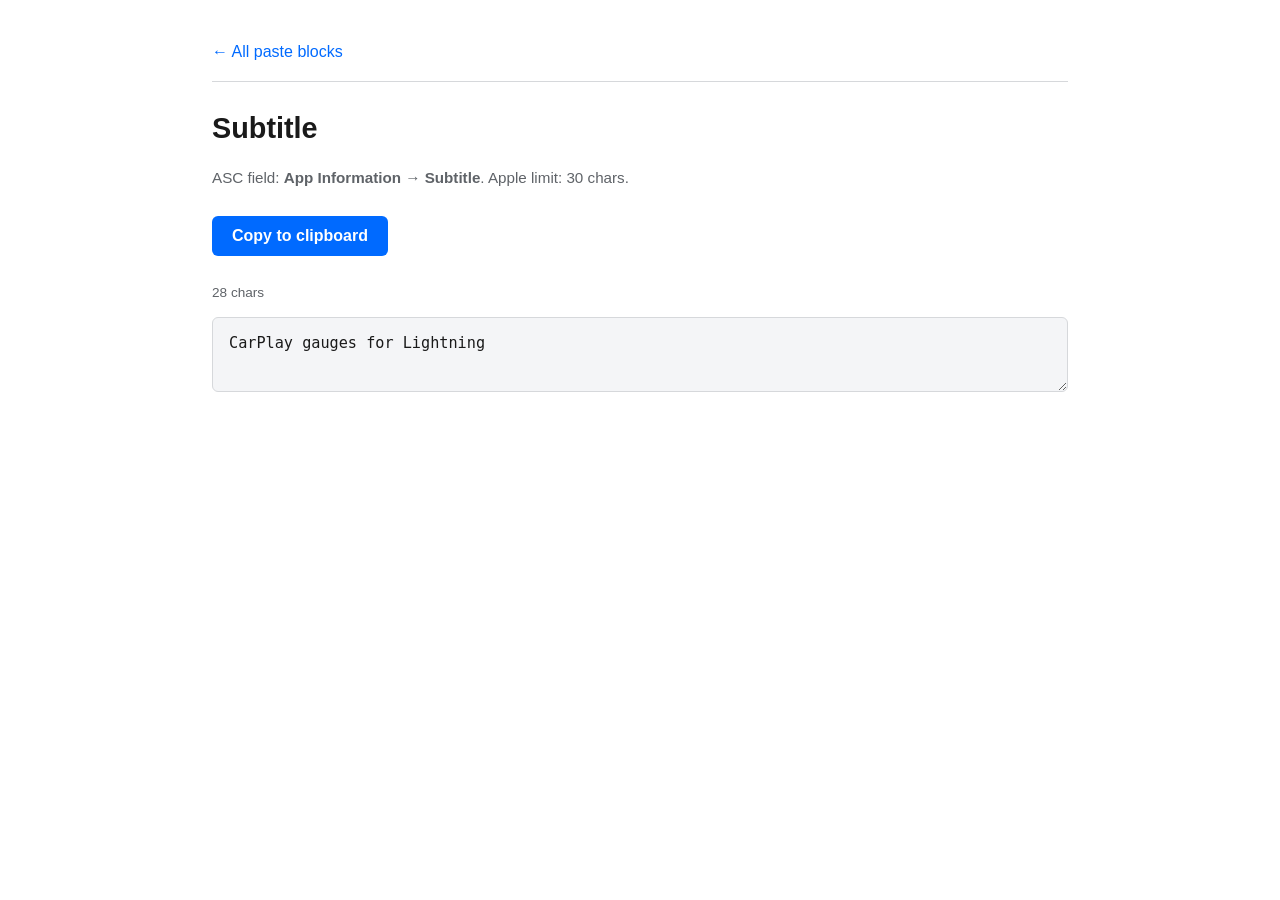
<file: submission/subtitle.html>
<!DOCTYPE html>
<html lang="en">
<head>
<meta charset="UTF-8">
<meta name="viewport" content="width=device-width, initial-scale=1.0">
<title>Subtitle — ASC Paste</title>
<link rel="stylesheet" href="_copyblock.css">
<script defer src="_copy.js"></script>
</head>
<body>
<div class="nav"><a href="index.html">← All paste blocks</a></div>
<h1>Subtitle</h1>
<p class="note">ASC field: <strong>App Information → Subtitle</strong>. Apple limit: 30 chars.</p>
<button class="copy" data-target="block" onclick="copyBlock(this)">Copy to clipboard</button>
<p class="char-count" data-char-count="block"></p>
<textarea id="block" class="short" readonly>CarPlay gauges for Lightning</textarea>
</body>
</html>
</file>
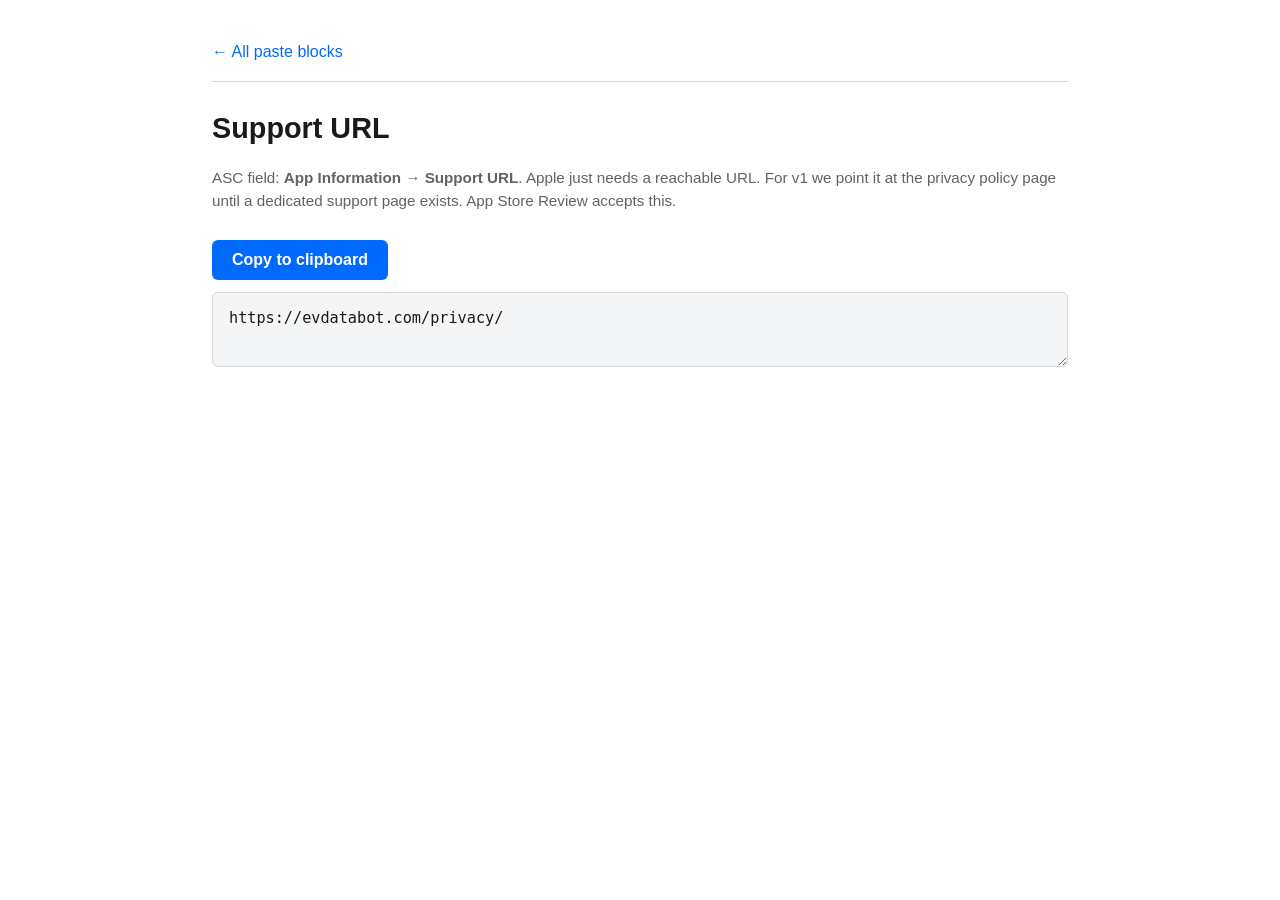
<file: submission/support-url.html>
<!DOCTYPE html>
<html lang="en">
<head>
<meta charset="UTF-8">
<meta name="viewport" content="width=device-width, initial-scale=1.0">
<title>Support URL — ASC Paste</title>
<link rel="stylesheet" href="_copyblock.css">
<script defer src="_copy.js"></script>
</head>
<body>
<div class="nav"><a href="index.html">← All paste blocks</a></div>
<h1>Support URL</h1>
<p class="note">ASC field: <strong>App Information → Support URL</strong>. Apple just needs a reachable URL. For v1 we point it at the privacy policy page until a dedicated support page exists. App Store Review accepts this.</p>
<button class="copy" data-target="block" onclick="copyBlock(this)">Copy to clipboard</button>
<textarea id="block" class="short" readonly>https://evdatabot.com/privacy/</textarea>
</body>
</html>
</file>
<file: submission/_copyblock.css>
:root {
  --fg: #1a1a1a; --bg: #ffffff; --muted: #5f6368; --accent: #006aff;
  --code-bg: #f4f5f7; --border: #d6d8db; --ok: #137333; --warn-bg: #fff4d4; --warn-fg: #5a4400;
}
@media (prefers-color-scheme: dark) {
  :root {
    --fg: #e8eaed; --bg: #1f2023; --muted: #9aa0a6; --accent: #6ea8ff;
    --code-bg: #2a2c30; --border: #3a3d42; --ok: #5cd47b; --warn-bg: #3a2f00; --warn-fg: #ffd86a;
  }
}
* { box-sizing: border-box; }
body {
  font-family: -apple-system, BlinkMacSystemFont, "Segoe UI", Roboto, sans-serif;
  color: var(--fg); background: var(--bg);
  max-width: 900px; margin: 0 auto; padding: 24px 22px 60px;
  line-height: 1.55; font-size: 16px;
}
h1 { font-size: 1.8em; margin-bottom: 0.2em; }
h2 { font-size: 1.2em; margin-top: 2em; border-bottom: 1px solid var(--border); padding-bottom: 0.2em; }
a { color: var(--accent); text-decoration: none; }
a:hover { text-decoration: underline; }
.note { color: var(--muted); font-size: 0.95em; }
.warn {
  background: var(--warn-bg); color: var(--warn-fg);
  padding: 12px 16px; border-radius: 8px; margin: 12px 0;
  border-left: 4px solid var(--warn-fg);
}
button.copy {
  background: var(--accent); color: white; border: none;
  padding: 11px 20px; border-radius: 6px; font-size: 1em; font-weight: 600;
  cursor: pointer; margin: 12px 0;
}
button.copy:hover { filter: brightness(1.1); }
button.copy.copied { background: var(--ok); }
textarea, .block {
  width: 100%; font-family: "SF Mono", Menlo, Consolas, monospace;
  font-size: 0.95em; line-height: 1.5;
  padding: 14px 16px; border: 1px solid var(--border); border-radius: 6px;
  background: var(--code-bg); color: var(--fg);
  resize: vertical;
}
textarea { min-height: 240px; }
textarea.tall { min-height: 480px; }
textarea.short { min-height: 60px; }
.meta { color: var(--muted); font-size: 0.85em; }
.nav { margin: 1em 0 1.5em; padding-bottom: 1em; border-bottom: 1px solid var(--border); }
.nav a { margin-right: 1em; }
.char-count { color: var(--muted); font-size: 0.85em; font-variant-numeric: tabular-nums; }
ul.checklist { padding-left: 0; list-style: none; }
ul.checklist li { padding: 8px 0; border-bottom: 1px solid var(--border); }
ul.checklist li:last-child { border-bottom: none; }
ul.checklist a { font-weight: 600; }
ul.checklist .desc { color: var(--muted); font-size: 0.92em; display: block; margin-top: 2px; }
table { border-collapse: collapse; width: 100%; margin: 0.8em 0; font-size: 0.92em; }
th, td { border: 1px solid var(--border); padding: 6px 10px; text-align: left; vertical-align: top; }
th { background: var(--code-bg); font-weight: 600; }
code { font-family: "SF Mono", Menlo, Consolas, monospace; font-size: 0.9em; background: var(--code-bg); padding: 0.12em 0.35em; border-radius: 4px; }
</file>
